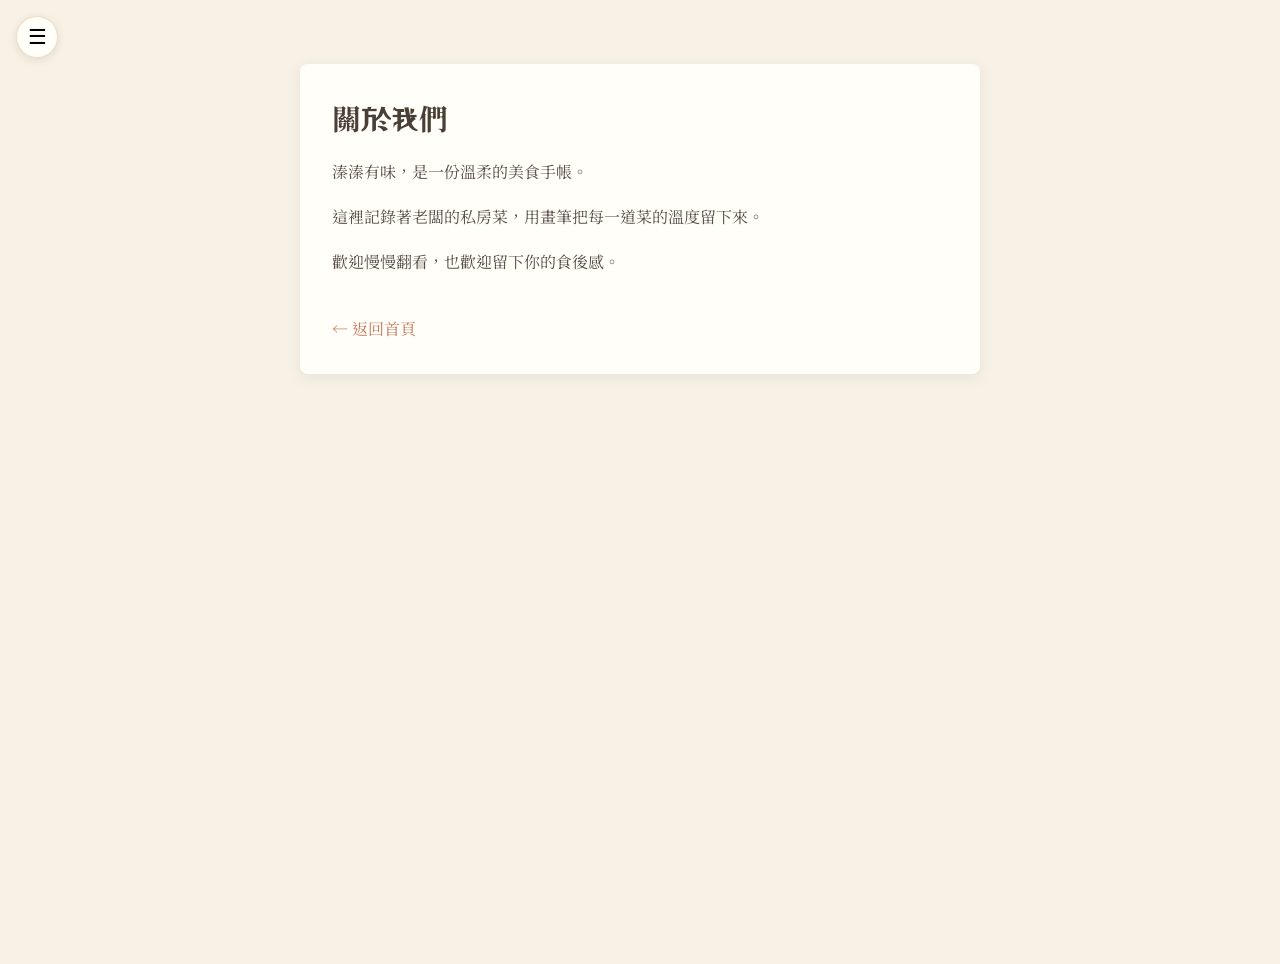
<file: templates/about.html>
<!DOCTYPE html>
<html lang="zh-Hant">
<head>
  <meta charset="UTF-8">
  <meta name="viewport" content="width=device-width, initial-scale=1.0">
  <title>關於我們 · 溱溱有味</title>
  <link rel="stylesheet" href="/static/css/style.css">
  <style>
    .menu-wrap {
      position: fixed;
      top: 1rem;
      left: 1rem;
      z-index: 100;
    }
    .menu-btn {
      width: 42px;
      height: 42px;
      border-radius: 50%;
      background: rgba(255,254,249,0.95);
      border: 1px solid rgba(212,165,116,0.4);
      font-size: 1.3rem;
      cursor: pointer;
      box-shadow: 0 2px 8px rgba(74,63,53,0.12);
    }
    .menu-dropdown {
      display: none;
      position: absolute;
      top: 50px;
      left: 0;
      background: #fffef9;
      border-radius: 8px;
      box-shadow: 0 4px 16px rgba(74,63,53,0.15);
      overflow: hidden;
      min-width: 140px;
    }
    .menu-dropdown.show { display: block; }
    .menu-dropdown a {
      display: block;
      padding: 0.7rem 1.2rem;
      color: #4a3f35;
      text-decoration: none;
      font-size: 0.95rem;
    }
    .menu-dropdown a:hover { background: #f8f4ec; }

    body { background: #f7f1e6; }
    .page-wrap {
      max-width: 680px;
      margin: 4rem auto;
      padding: 2rem;
      background: #fffef9;
      border-radius: 8px;
      box-shadow: 0 4px 16px rgba(74,63,53,0.08);
    }
    .page-wrap h1 {
      font-family: 'ZCOOL XiaoWei', 'Noto Serif TC', serif;
      font-size: 1.8rem;
      margin-bottom: 1rem;
      color: #4a3f35;
    }
    .page-wrap p {
      line-height: 1.8;
      color: #5a4e44;
      margin-bottom: 1rem;
    }
    .back-link {
      display: inline-block;
      margin-top: 1.5rem;
      color: #c47a5a;
      text-decoration: none;
    }
  </style>
</head>
<body>
  <div class="menu-wrap">
    <button class="menu-btn" id="menu-btn">☰</button>
    <div class="menu-dropdown" id="menu-dropdown">
      <a href="/">首頁</a>
      <a href="/menu">私房菜菜單</a>
      <a href="/about">關於我們</a>
      <a href="/memories">Memories</a>
    </div>
  </div>
  <div class="page-wrap">
    <h1>關於我們</h1>
    <p>溱溱有味，是一份溫柔的美食手帳。</p>
    <p>這裡記錄著老闆的私房菜，用畫筆把每一道菜的溫度留下來。</p>
    <p>歡迎慢慢翻看，也歡迎留下你的食後感。</p>
    <a href="/" class="back-link">← 返回首頁</a>
  </div>
  <script>
    document.getElementById('menu-btn').addEventListener('click', function(e) {
      e.stopPropagation();
      document.getElementById('menu-dropdown').classList.toggle('show');
    });
    document.addEventListener('click', function() {
      document.getElementById('menu-dropdown').classList.remove('show');
    });
  </script>

</body>
</html>
</file>
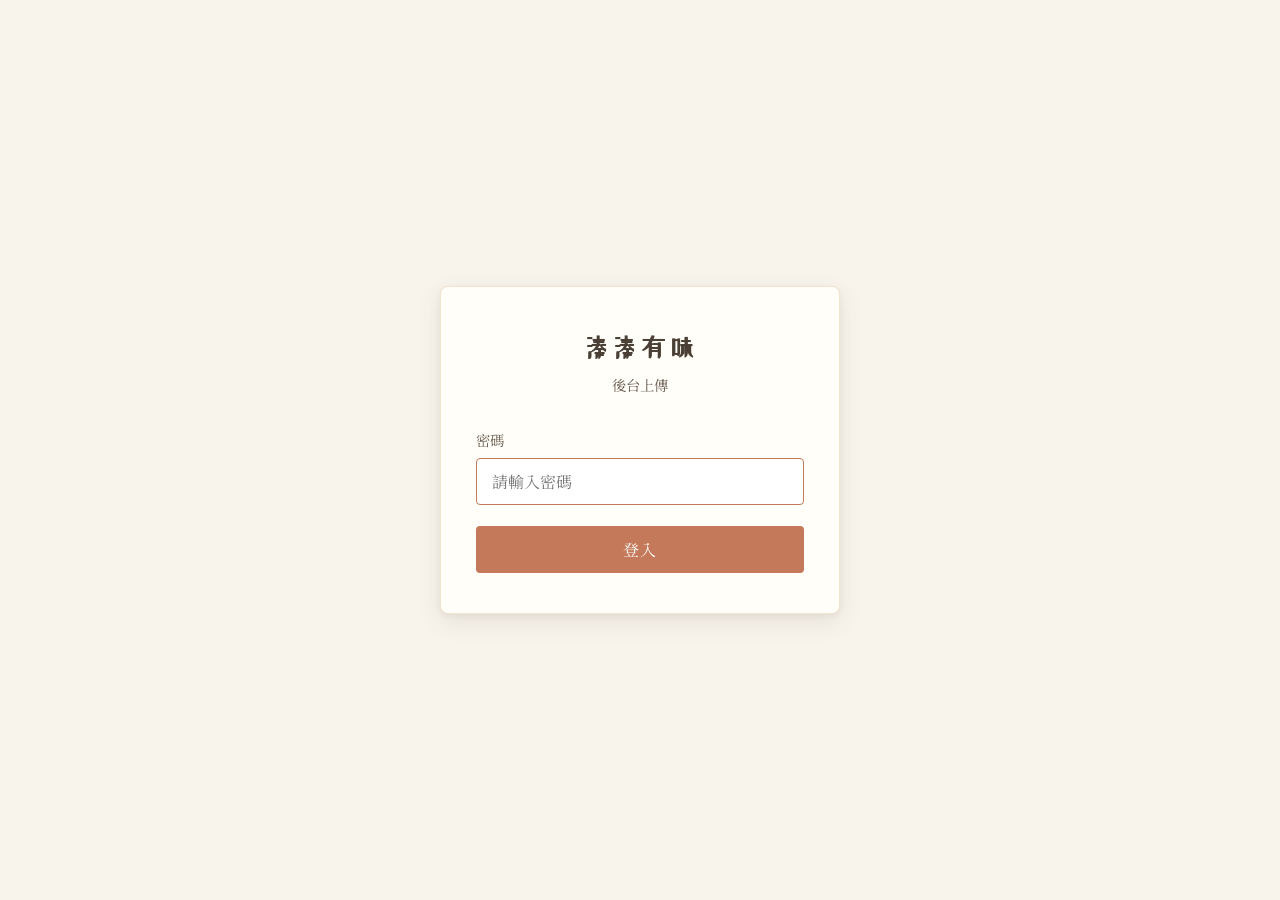
<file: templates/admin_login.html>
<!DOCTYPE html>
<html lang="zh-Hant">
<head>
  <meta charset="UTF-8">
  <meta name="viewport" content="width=device-width, initial-scale=1.0">
  <title>後台登入 · 溱溱有味</title>
  <link rel="stylesheet" href="/static/css/style.css">
</head>
<body class="admin-body">
  <div class="admin-card">
    <h1>溱溱有味</h1>
    <p class="subtitle">後台上傳</p>
    <!-- ERROR_PLACEHOLDER -->
    <form method="POST" action="/admin">
      <div class="form-group">
        <label for="password">密碼</label>
        <input type="password" id="password" name="password" required autofocus placeholder="請輸入密碼">
      </div>
      <button type="submit" class="btn">登入</button>
    </form>
  </div>
</body>
</html>
</file>
<file: static/css/style.css>
/* ===== 溱溱有味 · 水彩美食手帳 ===== */

@import url('https://fonts.googleapis.com/css2?family=Noto+Serif+TC:wght@400;500;600;700&family=ZCOOL+XiaoWei&display=swap');

:root {
  --paper: #f8f4ec;
  --paper-dark: #f0e9dc;
  --ink: #4a3f35;
  --ink-soft: #6b5e52;
  --accent: #c47a5a;
  --accent-soft: #d4a574;
  --warm: #e8d5c4;
  --shadow: rgba(74, 63, 53, 0.12);
  --card-shadow: 0 8px 24px rgba(74, 63, 53, 0.1), 0 2px 6px rgba(74, 63, 53, 0.06);
}

* {
  margin: 0;
  padding: 0;
  box-sizing: border-box;
}

html {
  scroll-behavior: smooth;
}

body {
  font-family: 'Noto Serif TC', 'Songti TC', serif;
  background-color: var(--paper);
  color: var(--ink);
  line-height: 1.6;
  min-height: 100vh;
  background-image:
    radial-gradient(ellipse at 20% 30%, rgba(232, 213, 196, 0.4) 0%, transparent 50%),
    radial-gradient(ellipse at 80% 70%, rgba(212, 165, 116, 0.15) 0%, transparent 45%),
    url("data:image/svg+xml,%3Csvg viewBox='0 0 200 200' xmlns='http://www.w3.org/2000/svg'%3E%3Cfilter id='n'%3E%3CfeTurbulence type='fractalNoise' baseFrequency='0.85' numOctaves='4' stitchTiles='stitch'/%3E%3C/filter%3E%3Crect width='100%25' height='100%25' filter='url(%23n)' opacity='0.04'/%3E%3C/svg%3E");
  background-attachment: fixed;
}

.site-header {
  text-align: center;
  padding: 3.5rem 1.5rem 2rem;
  position: relative;
}

.site-header::after {
  content: "";
  display: block;
  width: 80px;
  height: 2px;
  background: linear-gradient(90deg, transparent, var(--accent-soft), transparent);
  margin: 1.2rem auto 0;
}

.logo {
  font-family: 'ZCOOL XiaoWei', 'Noto Serif TC', serif;
  font-size: 2.6rem;
  font-weight: 400;
  color: var(--ink);
  letter-spacing: 0.15em;
  margin-bottom: 0.4rem;
}

.tagline {
  font-size: 0.95rem;
  color: var(--ink-soft);
  letter-spacing: 0.12em;
  font-weight: 400;
}

.gallery {
  max-width: 1100px;
  margin: 0 auto;
  padding: 1.5rem 1.5rem 5rem;
  display: grid;
  grid-template-columns: repeat(auto-fill, minmax(260px, 1fr));
  gap: 2.2rem 1.8rem;
}

.work-card {
  background: #fffef9;
  border-radius: 4px;
  overflow: hidden;
  box-shadow: var(--card-shadow);
  transition: transform 0.35s ease, box-shadow 0.35s ease;
  position: relative;
  border: 1px solid rgba(212, 165, 116, 0.25);
  cursor: pointer;
}

.work-card:hover {
  transform: translateY(-6px);
  box-shadow: 0 14px 32px rgba(74, 63, 53, 0.14), 0 4px 10px rgba(74, 63, 53, 0.08);
}

.work-image-wrap {
  position: relative;
  width: 100%;
  padding-top: 125%; /* 4:5 比例 */
  overflow: hidden;
  background: #f0e9dc;
}
.work-image-wrap img {
  position: absolute;
  top: 0;
  left: 0;
  width: 100%;
  height: 100%;
  object-fit: cover;
}

.work-card:hover .work-image-wrap img {
  transform: scale(1.03);
}

.work-info {
  padding: 1rem 1.1rem 1.2rem;
  text-align: center;
}

.work-title {
  font-family: 'ZCOOL XiaoWei', 'Noto Serif TC', serif;
  font-size: 1.15rem;
  color: var(--ink);
  letter-spacing: 0.08em;
  font-weight: 400;
}

.lightbox {
  display: none;
  position: fixed;
  inset: 0;
  background: rgba(74, 63, 53, 0.85);
  z-index: 1000;
  align-items: center;
  justify-content: center;
  padding: 1.5rem;
  cursor: zoom-out;
}

.lightbox.active {
  display: flex;
}

.lightbox-content {
  max-width: min(90vw, 520px);
  max-height: 90vh;
  position: relative;
  cursor: default;
}

.lightbox-content img {
  width: 100%;
  height: auto;
  border-radius: 4px;
  box-shadow: 0 20px 50px rgba(0,0,0,0.35);
  background: #fff;
}

.lightbox-title {
  text-align: center;
  color: #f8f4ec;
  margin-top: 1rem;
  font-family: 'ZCOOL XiaoWei', serif;
  font-size: 1.25rem;
  letter-spacing: 0.1em;
}

.lightbox-close {
  position: absolute;
  top: -2.2rem;
  right: 0;
  background: none;
  border: none;
  color: #f8f4ec;
  font-size: 1.8rem;
  cursor: pointer;
  opacity: 0.8;
  transition: opacity 0.2s;
}

.lightbox-close:hover {
  opacity: 1;
}

.site-footer {
  text-align: center;
  padding: 2rem 1rem 3rem;
  color: var(--ink-soft);
  font-size: 0.85rem;
  letter-spacing: 0.08em;
}

.admin-body {
  background: var(--paper);
  min-height: 100vh;
  display: flex;
  align-items: center;
  justify-content: center;
  padding: 2rem;
}

.admin-card {
  background: #fffef9;
  border: 1px solid rgba(212, 165, 116, 0.3);
  border-radius: 8px;
  box-shadow: var(--card-shadow);
  padding: 2.5rem 2.2rem;
  width: 100%;
  max-width: 400px;
}

.admin-card h1 {
  font-family: 'ZCOOL XiaoWei', serif;
  font-size: 1.6rem;
  text-align: center;
  margin-bottom: 0.3rem;
  letter-spacing: 0.1em;
}

.admin-card .subtitle {
  text-align: center;
  color: var(--ink-soft);
  font-size: 0.9rem;
  margin-bottom: 2rem;
}

.form-group {
  margin-bottom: 1.3rem;
}

.form-group label {
  display: block;
  font-size: 0.9rem;
  margin-bottom: 0.4rem;
  color: var(--ink-soft);
}

.form-group input[type="password"],
.form-group input[type="text"],
.form-group input[type="file"] {
  width: 100%;
  padding: 0.7rem 0.9rem;
  border: 1px solid rgba(212, 165, 116, 0.45);
  border-radius: 4px;
  background: #fff;
  font-family: inherit;
  font-size: 1rem;
  color: var(--ink);
  transition: border-color 0.2s;
}

.form-group input:focus {
  outline: none;
  border-color: var(--accent);
}

.btn {
  display: inline-block;
  padding: 0.75rem 1.6rem;
  background: var(--accent);
  color: #fff;
  border: none;
  border-radius: 4px;
  font-family: inherit;
  font-size: 1rem;
  letter-spacing: 0.08em;
  cursor: pointer;
  transition: background 0.25s, transform 0.15s;
  width: 100%;
  text-align: center;
}

.btn:hover {
  background: #b36a4a;
}

.btn:active {
  transform: scale(0.98);
}

.error-msg {
  background: #fde8e4;
  color: #a14a3a;
  padding: 0.7rem 1rem;
  border-radius: 4px;
  font-size: 0.9rem;
  margin-bottom: 1.2rem;
  text-align: center;
}

.admin-dashboard {
  max-width: 900px;
  margin: 0 auto;
  padding: 2.5rem 1.5rem 4rem;
}

.admin-header {
  display: flex;
  justify-content: space-between;
  align-items: center;
  margin-bottom: 2.5rem;
  flex-wrap: wrap;
  gap: 1rem;
}

.admin-header h1 {
  font-family: 'ZCOOL XiaoWei', serif;
  font-size: 1.8rem;
  letter-spacing: 0.1em;
}

.admin-actions a {
  color: var(--ink-soft);
  text-decoration: none;
  font-size: 0.9rem;
  margin-left: 1.2rem;
}

.admin-actions a:hover {
  color: var(--accent);
}

.upload-section {
  background: #fffef9;
  border: 1px solid rgba(212, 165, 116, 0.3);
  border-radius: 8px;
  padding: 1.8rem;
  margin-bottom: 2.5rem;
  box-shadow: var(--card-shadow);
}

.upload-section h2 {
  font-size: 1.15rem;
  margin-bottom: 1.2rem;
  letter-spacing: 0.06em;
}

.works-list {
  display: grid;
  gap: 1rem;
}

.work-item {
  display: flex;
  align-items: center;
  gap: 1.2rem;
  background: #fffef9;
  border: 1px solid rgba(212, 165, 116, 0.25);
  border-radius: 6px;
  padding: 0.9rem 1.1rem;
  box-shadow: 0 2px 8px rgba(74, 63, 53, 0.05);
}

.work-item img {
  width: 64px;
  height: 80px;
  object-fit: cover;
  border-radius: 3px;
  flex-shrink: 0;
}

.work-item-info {
  flex: 1;
}

.work-item-info .title {
  font-weight: 500;
  margin-bottom: 0.2rem;
}

.work-item-info .date {
  font-size: 0.85rem;
  color: var(--ink-soft);
}

.btn-delete {
  background: transparent;
  border: 1px solid #c47a5a;
  color: #c47a5a;
  padding: 0.4rem 0.9rem;
  border-radius: 4px;
  font-size: 0.85rem;
  cursor: pointer;
  transition: all 0.2s;
}

.btn-delete:hover {
  background: #c47a5a;
  color: #fff;
}

.empty-state {
  text-align: center;
  padding: 3rem 1rem;
  color: var(--ink-soft);
}

@media (max-width: 600px) {
  .logo {
    font-size: 2.1rem;
  }
  .gallery {
    grid-template-columns: repeat(auto-fill, minmax(160px, 1fr));
    gap: 1.4rem 1rem;
    padding: 1rem 1rem 3.5rem;
  }
  .work-title {
    font-size: 1rem;
  }
}
</file>
